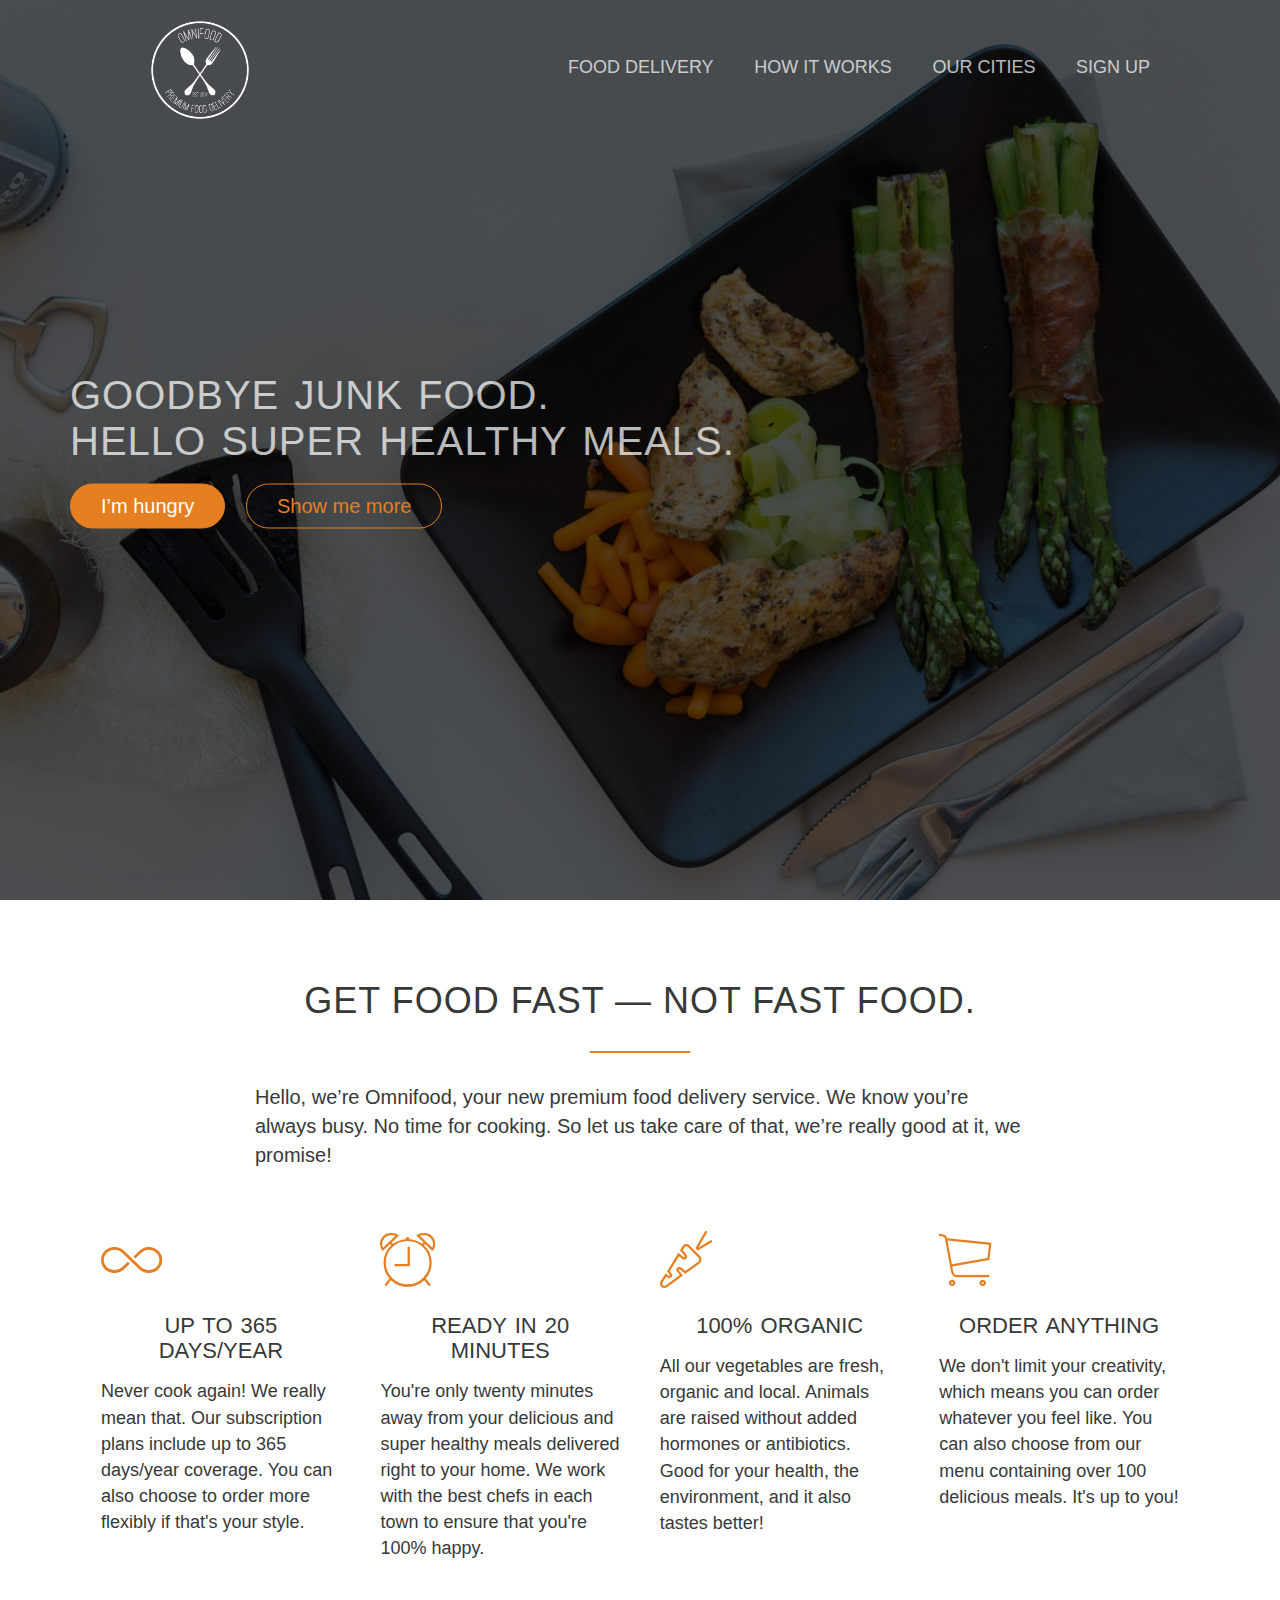
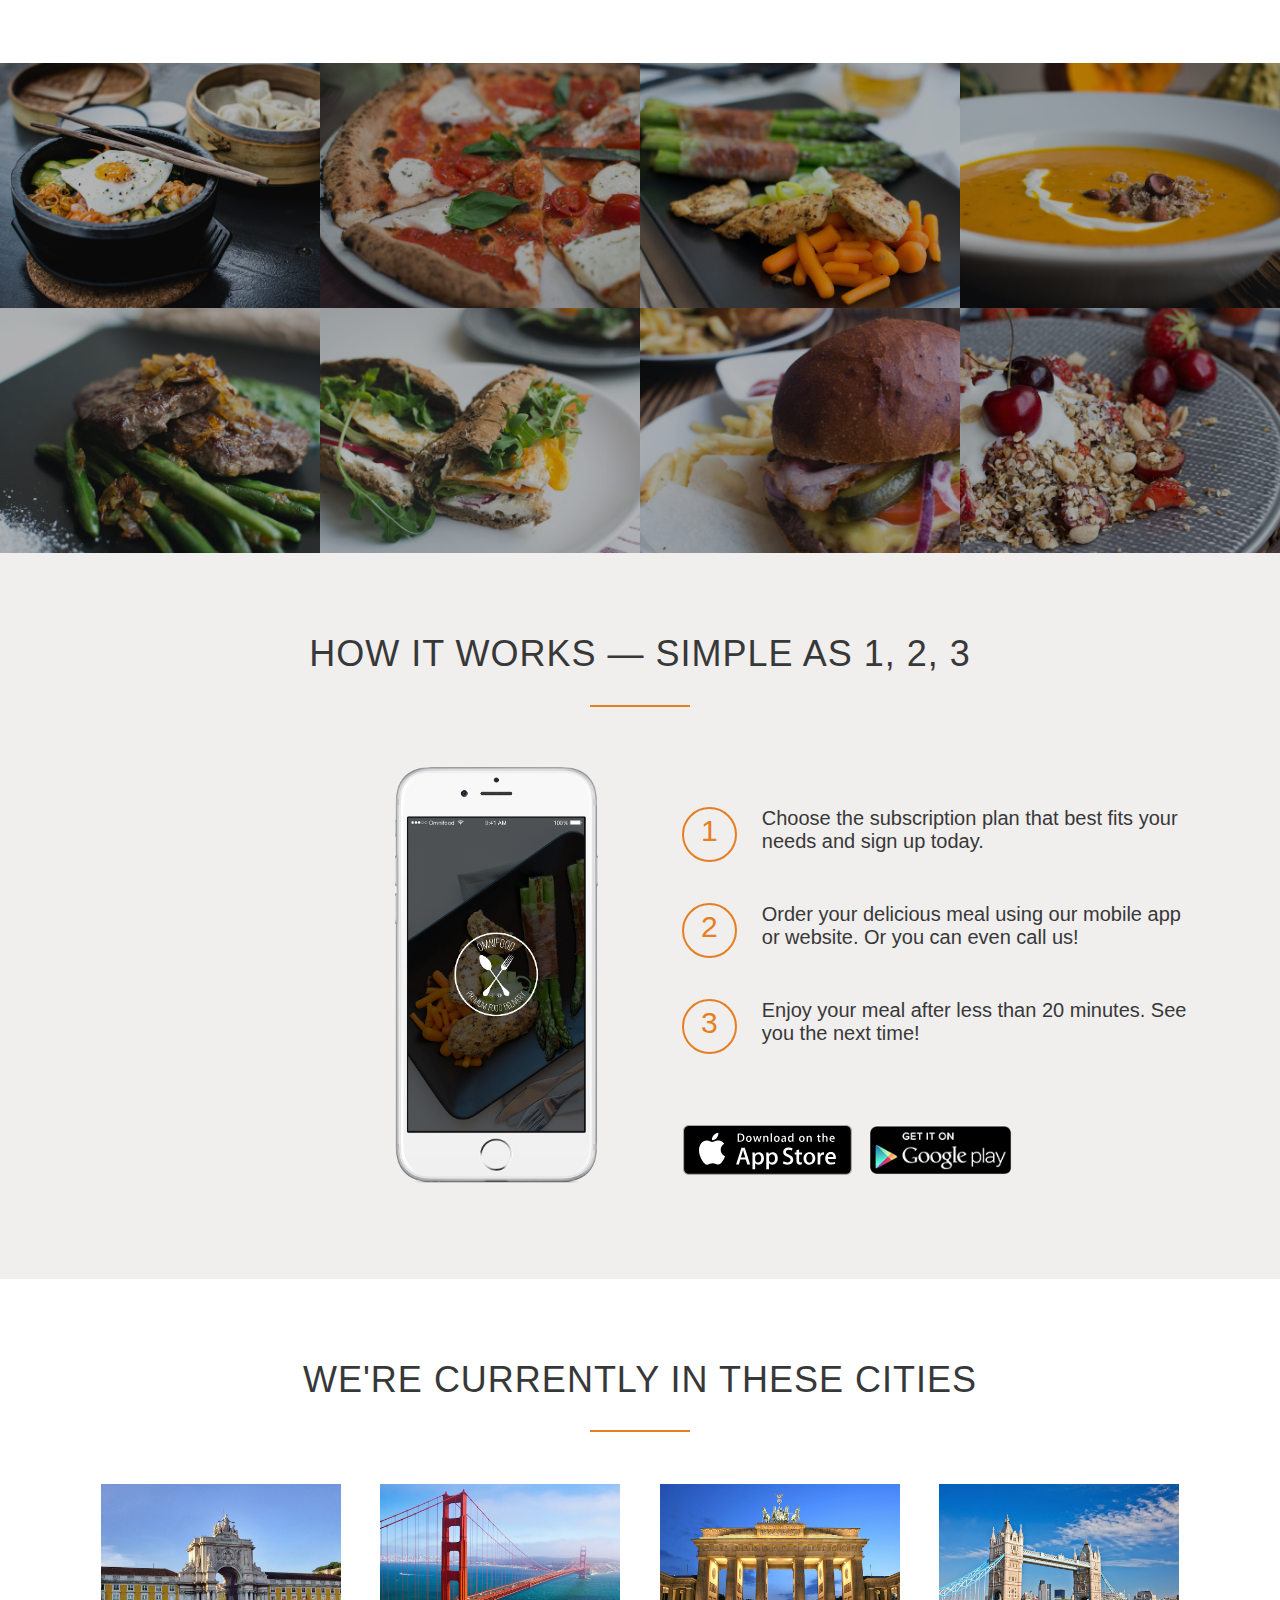
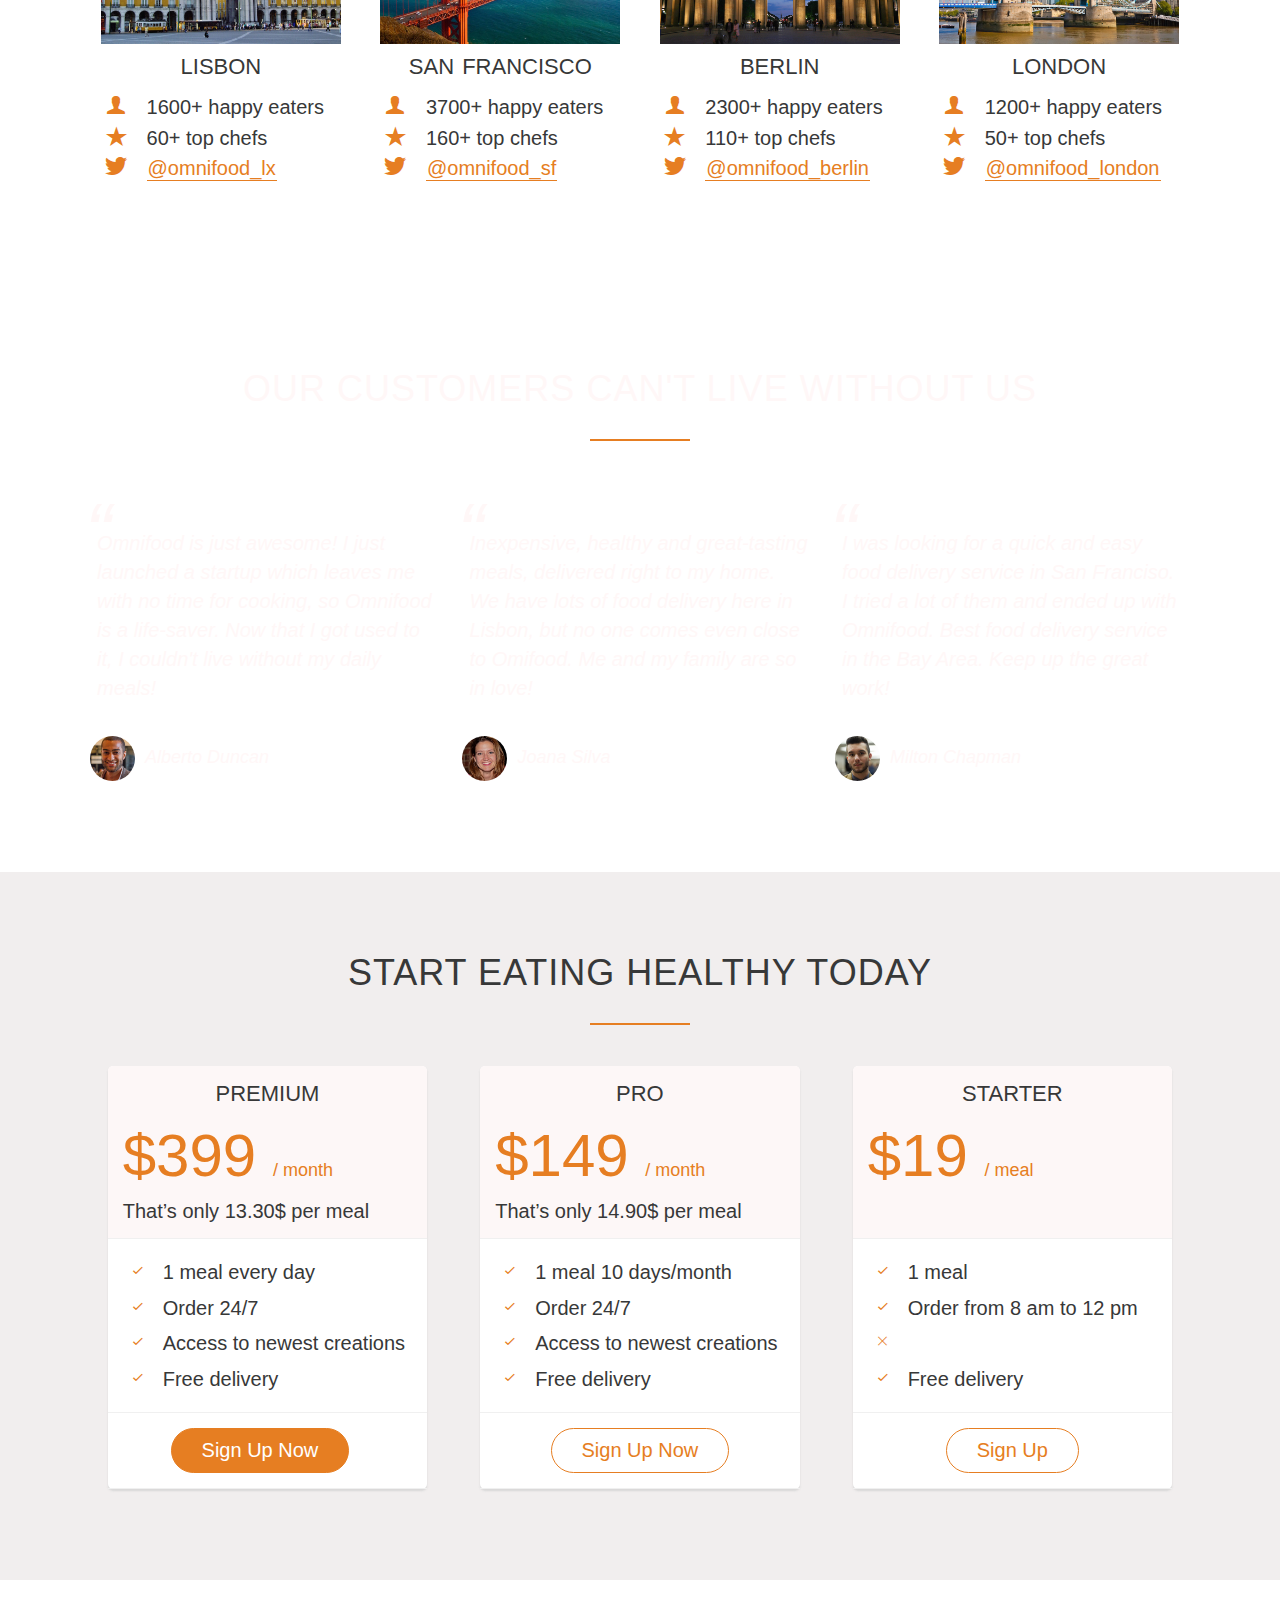
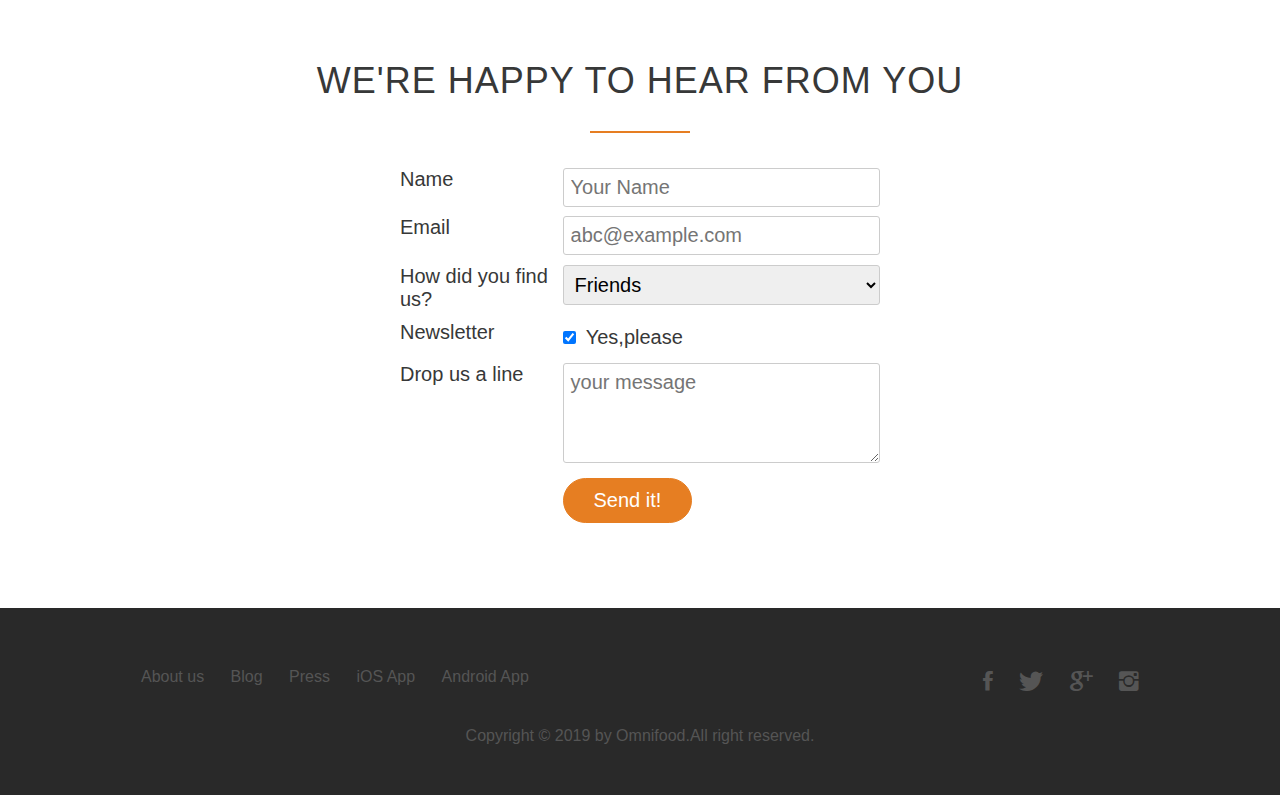
<file: Omnifood/index.html>
<!Doctype html>
<html>

<head>
    <title>Omnifood</title>
    <link rel="stylesheet" type="text/css" href="vendors/css/normalize.css">
    <link rel="stylesheet" type="text/css" href="vendors/css/grid.css">
    <link rel="stylesheet" type="text/css" href="vendors/css/ionicons.min.css">

    <link rel="stylesheet" type="text/css" href="resources/css/style.css">
    <link rel="stylesheet" type="text/css" href="https://fonts.google.com/?selection.family=Lato:100,300,300i,400">
</head>

<body>
    <header>
        <nav>
            <div class="row">
                <img src="resources/css/img/logo-white.png" alt="Omnifood logo" class="logo">
                <ul class="main-nav">
                    <li><a href="#">Food delivery</a></li>
                    <li><a href="#">How it works </a></li>
                    <li><a href="#">Our cities </a></li>
                    <li><a href="#">Sign up </a></li>
                </ul>
            </div>
        </nav>
        <div class="hero-text-box">
            <h1>Goodbye junk food.<br /> Hello super healthy meals.</h1>
            <a class="btn btn-full" href="#">I’m hungry </a>
            <a class="btn btn-ghost" href="#">Show me more </a>
        </div>
    </header>
    <section class="section-features">
        <div class="row">

            <h2>Get food fast &mdash; not fast food.</h2>
            <p class="long-copy">
                Hello, we’re Omnifood, your new premium food delivery service. We know you’re always busy. No time for
                cooking. So let us take care of that, we’re really good at it, we promise!
            </p>
        </div>
        <div class="row">
            <div class="col span-1-of-4 box">
                <i class="ion-ios-infinite-outline  icon-big"></i>
                <h3>Up to 365 days/year</h3>
                <p>Never cook again! We really mean that. Our subscription plans include up to 365 days/year coverage.
                    You can also choose to order more flexibly if that's your style.
                </p>
            </div>
            <div class="col span-1-of-4 box">
                <i class=" ion-ios-alarm-outline icon-big"></i>
                <h3>Ready in 20 minutes</h3>
                <p>You're only twenty minutes away from your delicious and super healthy meals delivered right to your
                    home. We work with the best chefs in each town to ensure that you're 100% happy.
                </p>
            </div>
            <div class="col span-1-of-4 box">
                <i class=" ion-ios-nutrition-outline icon-big"></i>
                <h3>100% organic</h3>
                <p>All our vegetables are fresh, organic and local. Animals are raised without added hormones or
                    antibiotics. Good for your health, the environment, and it also tastes better!
                </p>
            </div>
            <div class="col span-1-of-4 box">
                <i class="ion-ios-cart-outline icon-big"></i>

                <h3>Order anything</h3>
                <p>We don't limit your creativity, which means you can order whatever you feel like. You can also
                    choose from our menu containing over 100 delicious meals. It's up to you!
                </p>
            </div>
        </div>

    </section>
    <section class="section-meals">
        <ul class="meals-showcase clearfix">
            <li>
                <figure class="meal-photo">
                    <img src="resources/img/1.jpg" alt="Korean bibimbap with egg and vegetables">
                </figure>
            </li>
            <li>
                <figure class="meal-photo">
                    <img src="resources/img/2.jpg" alt="Simple italian pizza with cherry tomatoes">
                </figure>
            </li>
            <li>
                <figure class="meal-photo">
                    <img src="resources/img/3.jpg" alt="Chicken breast steak with vegetables">
                </figure>
            </li>
            <li>
                <figure class="meal-photo">
                    <img src="resources/img/4.jpg" alt="Autumn pumpkin soup">
                </figure>
            </li>
        </ul>
        <ul class="meals-showcase clearfix">
            <li>
                <figure class="meal-photo">
                    <img src="resources/img/5.jpg" alt="Paleo beef steak with vegetables">
                </figure>
            </li>
            <li>
                <figure class="meal-photo">
                    <img src="resources/img/6.jpg" alt="Healthy baguette with egg and vegetables">
                </figure>
            </li>
            <li>
                <figure class="meal-photo">
                    <img src="resources/img/7.jpg" alt="Burger with cheddar and bacon">
                </figure>
            </li>
            <li>
                <figure class="meal-photo">
                    <img src="resources/img/8.jpg" alt="Granola with cherries and strawberries">
                </figure>
            </li>
        </ul>
    </section>
    <section class="section-steps">
        <div class="row">
            <h2>How it works &mdash; Simple as 1, 2, 3</h2>
        </div>
        <div class="row">
            <div class="col span-1-of-2  steps-box">
                <img src="resources/img/app-iPhone.png" alt="Omnifood app on iphone" class="app-screen">
            </div>
            <div class="col span-1-of-2 steps-box">
                <div class="work-step">
                    <div>1</div>
                    <p>Choose the subscription plan that best fits your needs and sign up today.</p>
                </div>
                <div class="work-step">
                    <div>2</div>
                    <p>Order your delicious meal using our mobile app or website. Or you can even call us!
                    </p>
                </div>
                <div class="work-step">
                    <div>3</div>
                    <p>Enjoy your meal after less than 20 minutes. See you the next time!</p>
                </div>
                <a href="#" class="btn-app"><img src="resources/img/download-app.svg" alt="App store button"></a>
                <a href="#" class="btn-app"><img src="resources/img/download-app-android.png" alt="Play store button"></a>

            </div>
        </div>
    </section>
    <section class="section-cities">
        <div class="row">
            <h2>We're currently in these cities</h2>
        </div>
        <div class="row">
            <div class="col span-1-of-4 box">

                <img src="resources/img/lisbon-3.jpg" alt="Lisbon" class="city">
                <h3>Lisbon</h3>
                <div class="city-feature">
                    <i class="ion-person icon-small"></i>
                    1600+ happy eaters
                </div>
                <div class="city-feature">
                    <i class="ion-ios-star icon-small"></i>
                    60+ top chefs
                </div>
                <div class="city-feature">
                    <i class="ion-social-twitter icon-small"></i>
                   <a href="#" >@omnifood_lx</a>
                </div>
            </div>
            <div class="col span-1-of-4 box">

                    <img src="resources/img/san-francisco.jpg" alt="San francisco">
                    <h3>San Francisco</h3>
                    <div class="city-feature">
                        <i class="ion-person icon-small"></i>
                        3700+ happy eaters
                    </div>
                    <div class="city-feature">
                        <i class="ion-ios-star icon-small"></i>
                        160+ top chefs
                    </div>
                    <div class="city-feature">
                        <i class="ion-social-twitter icon-small"></i>
                       <a href="#">@omnifood_sf</a> 
                    </div>
                </div>

                <div class="col span-1-of-4 box">

                        <img src="resources/img/berlin.jpg" alt="Berlin">
                        <h3>Berlin</h3>
                        <div class="city-feature">
                            <i class="ion-person icon-small"></i>
                            2300+ happy eaters
                        </div>
                        <div class="city-feature">
                            <i class="ion-ios-star icon-small"></i>
                            110+ top chefs
                        </div>
                        <div class="city-feature">
                            <i class="ion-social-twitter icon-small"></i>
                           <a href="#" >@omnifood_berlin</a >
                        </div>
                    </div>
                    <div class="col span-1-of-4 box">

                            <img src="resources/img/london.jpg" alt="London">
                            <h3>London</h3>
                            <div class="city-feature">
                                <i class="ion-person icon-small"></i>
                                1200+ happy eaters
                            </div>
                            <div class="city-feature">
                                <i class="ion-ios-star icon-small"></i>
                                50+ top chefs
                            </div>
                            <div class="city-feature">
                                <i class="ion-social-twitter icon-small"></i>
                                <a href="#">@omnifood_london</a> 
                            </div>
                        </div>

        </div>

    </section>
    <section class="section-testimonials">
         <div class="row">
        <h2>Our customers can't live without us</h2>
        </div>
     <div class="row">
         <div class="col span-1-of-3">
         <blockquote>
             Omnifood is just awesome! I just launched a startup which leaves me with no time for cooking, so Omnifood is a life-saver. Now that I got used to it, I couldn't live without my daily meals!
</blockquote>
             <cite><img src="resources/img/customer-1.jpg">Alberto Duncan</cite>
         </div>
         <div class="col span-1-of-3">
         <blockquote>
             Inexpensive, healthy and great-tasting meals, delivered right to my home. We have lots of food delivery here in Lisbon, but no one comes even close to Omifood. Me and my family are so in love!
</blockquote>
             <cite><img src="resources/img/customer-2.jpg">Joana Silva</cite>
         </div>
        <div class="col span-1-of-3">
         <blockquote>
            I was looking for a quick and easy food delivery service in San Franciso. I tried a lot of them and ended up with Omnifood. Best food delivery service in the Bay Area. Keep up the great work!
</blockquote>
             <cite><img src="resources/img/customer-3.jpg">Milton Chapman</cite>
         </div>
        
        </div>
    
    </section>
    <section class="section-plans">
        <div class="row">
        <h2>Start eating healthy today</h2>
        </div>
        <div class="row">
        <div class="col span-1-of-3">
            <div class="plan-box">
              <div>
                <h3>Premium</h3>
                  <p class="plan-price">$399 <span>/ month</span></p>
                  <p class="plan-per-meal">That’s only 13.30$ per meal</p>
            </div>
                <div>
                <ul>
                    <li><i class="ion-ios-checkmark-empty icon-small"></i>1 meal every day</li>  
                    <li><i class="ion-ios-checkmark-empty icon-small"></i>Order 24/7</li>  
                    <li><i class="ion-ios-checkmark-empty icon-small"></i>Access to newest creations</li>  
                    <li><i class="ion-ios-checkmark-empty icon-small"></i>Free delivery</li>
                </ul>
                    </div>
            <div>
                   <a href="#" class="btn btn-full">Sign Up Now</a>
            
            </div>
          
            </div>
            </div>
            <div class="col span-1-of-3">
            <div class="plan-box">
              <div>
                <h3>Pro</h3>
                  <p class="plan-price">$149 <span>/ month</span></p>
                  <p class="plan-per-meal">That’s only 14.90$ per meal</p>
            </div>
                <div>
                <ul>
                    <li><i class="ion-ios-checkmark-empty icon-small"></i>1 meal 10 days/month</li>  
                    <li><i class="ion-ios-checkmark-empty icon-small"></i>Order 24/7</li>  
                    <li><i class="ion-ios-checkmark-empty icon-small"></i>Access to newest creations</li>  
                    <li><i class="ion-ios-checkmark-empty icon-small"></i>Free delivery</li>
                </ul>
                    </div>
            <div>
                   <a href="#" class="btn btn-ghost">Sign Up Now</a>
            
             </div>
          
            </div>
            </div>
        <div class="col span-1-of-3">
            <div class="plan-box">
              <div>
                <h3>Starter</h3>
                  <p class="plan-price">$19 <span>/ meal</span>
</p>
                  <p class="plan-per-meal">&nbsp;</p>
            </div>
                <div>
                <ul>
                    <li><i class="ion-ios-checkmark-empty icon-small"></i>1 meal</li>  
                    <li><i class="ion-ios-checkmark-empty icon-small"></i>Order from 8 am to 12 pm</li>  
                    <li><i class="ion-ios-close-empty icon-small"></i></li>  
                    <li><i class="ion-ios-checkmark-empty icon-small"></i>Free delivery</li>
                </ul>
                    </div>
            <div>
                   <a href="#" class="btn btn-ghost">Sign Up</a>
            
            </div>
          
            </div>
            </div>
        
        </div>
    </section>
    <section class="section-form">
        <div class="row">
        <h2>We're happy to hear from you</h2></div>
        <div class="row">
        <form method="post" action="#" class="contact-form">
            <div class="row">
            <div class="col span-1-of-3">
                <label for="name">Name</label>
             </div>
                <div class="col span-2-of-3">
                <input type="text" name="name" id="name" placeholder="Your Name" required>
                </div>
            </div>
            <div class="row">
            <div class="col span-1-of-3">
                <label for="email">Email</label>
             </div>
                <div class="col span-2-of-3">
                <input type="email" name="email" id="email" placeholder="abc@example.com" required>
                </div>
            </div> 
             <div class="row">
            <div class="col span-1-of-3">
                <label for="find us">How did you find us?</label>
             </div> 
                <div class="col span-2-of-3">
                    <select name="find us" id="find us">
                    <option value="friends" selected>Friends</option>
                    <option value="search" >Search Engine</option> 
                        <option value="ad">Advertisement</option>  
                        <option value="other">Some other way</option>
                    </select>
                </div>
            </div>
                       
            <div class="row">
            <div class="col span-1-of-3">
                <label>Newsletter</label>
             </div>
                <div class="col span-2-of-3">
                <input type="checkbox" name="news" id="news" checked>
                    Yes,please
                </div>
            </div>
            <div class="row">
            <div class="col span-1-of-3">
                <label>Drop us a line</label>
             </div>
                <div class="col span-2-of-3">
               <textarea name="message" placeholder="your message"></textarea> </div>
            </div>
            <div class="row">
            <div class="col span-1-of-3">
                <label>&nbsp;</label>
             </div>
                <div class="col span-2-of-3">
                    <input type="submit" value="Send it!">
              </div>
            </div>
            
        
        </form></div>
    </section>
    <footer>
        <div class="row">
            <div class="col span-1-of-2">
                <ul class="footer-nav">
                    <li><a href="#">About us</a></li>
                    <li> <a href="#">Blog</a></li>
                    <li> <a href="#">Press</a></li>
                    <li> <a href="#">iOS App</a></li>
                    <li> <a href="#">Android App</a></li>
                </ul>
            </div>
            <div class="col span-1-of-2">
               <ul class="social-links">
                   <li><a href="#"><i class="ion-social-facebook"></i></a></li>
                   <li><a href="#"><i class="ion-social-twitter"></i></a></li>
                   <li><a href="#"><i class="ion-social-googleplus"></i></a></li>
                   <li><a href="#"><i class="ion-social-instagram"></i></a></li>
            
                </ul> 
            </div>
        </div>
        <div class="row">
            <p>
                Copyright &copy; 2019 by Omnifood.All right reserved.
            </p>
        </div>
    </footer>

</body>

</html>
</file>
<file: Omnifood/vendors/css/grid.css>
/*  SECTIONS  ============================================================================= */

.section {
	clear: both;
	padding: 0px;
	margin: 0px;
}

/*  GROUPING  ============================================================================= */

.row {
    zoom: 1; /* For IE 6/7 (trigger hasLayout) */
}

.row:before,
.row:after {
    content:"";
    display:table;
}
.row:after {
    clear:both;
}

/*  GRID COLUMN SETUP   ==================================================================== */

.col {
	display: block;
	float:left;
	margin: 1% 0 1% 1.6%;
}

.col:first-child { margin-left: 0; } /* all browsers except IE6 and lower */


/*  REMOVE MARGINS AS ALL GO FULL WIDTH AT 480 PIXELS */

@media only screen and (max-width: 480px) {
	.col { 
		/*margin: 1% 0 1% 0%;*/
        margin: 0;
	}
}


/*  GRID OF TWO   ============================================================================= */


.span-2-of-2 {
	width: 100%;
}

.span-1-of-2 {
	width: 49.2%;
}

/*  GO FULL WIDTH AT LESS THAN 480 PIXELS */

@media only screen and (max-width: 480px) {
	.span-2-of-2 {
		width: 100%; 
	}
	.span-1-of-2 {
		width: 100%; 
	}
}


/*  GRID OF THREE   ============================================================================= */

	
.span-3-of-3 {
	width: 100%; 
}

.span-2-of-3 {
	width: 66.13%; 
}

.span-1-of-3 {
	width: 32.26%; 
}


/*  GO FULL WIDTH AT LESS THAN 480 PIXELS */

@media only screen and (max-width: 480px) {
	.span-3-of-3 {
		width: 100%; 
	}
	.span-2-of-3 {
		width: 100%; 
	}
	.span-1-of-3 {
		width: 100%;
	}
}

/*  GRID OF FOUR   ============================================================================= */

	
.span-4-of-4 {
	width: 100%; 
}

.span-3-of-4 {
	width: 74.6%; 
}

.span-2-of-4 {
	width: 49.2%; 
}

.span-1-of-4 {
	width: 23.8%; 
}


/*  GO FULL WIDTH AT LESS THAN 480 PIXELS */

@media only screen and (max-width: 480px) {
	.span-4-of-4 {
		width: 100%; 
	}
	.span-3-of-4 {
		width: 100%; 
	}
	.span-2-of-4 {
		width: 100%; 
	}
	.span-1-of-4 {
		width: 100%; 
	}
}


/*  GRID OF FIVE   ============================================================================= */

	
.span-5-of-5 {
	width: 100%;
}

.span-4-of-5 {
  	width: 79.68%; 
}

.span-3-of-5 {
  	width: 59.36%; 
}

.span-2-of-5 {
  	width: 39.04%;
}

.span-1-of-5 {
  	width: 18.72%;
}


/*  GO FULL WIDTH AT LESS THAN 480 PIXELS */

@media only screen and (max-width: 480px) {
	.span-5-of-5 {
		width: 100%; 
	}
	.span-4-of-5 {
		width: 100%; 
	}
	.span-3-of-5 {
		width: 100%; 
	}
	.span-2-of-5 {
		width: 100%; 
	}
	.span-1-of-5 {
		width: 100%; 
	}
}


/*  GRID OF SIX   ============================================================================= */


.span-6-of-6 {
	width: 100%;
}

.span-5-of-6 {
  	width: 83.06%;
}

.span-4-of-6 {
  	width: 66.13%;
}

.span-3-of-6 {
  	width: 49.2%;
}

.span-2-of-6 {
  	width: 32.26%;
}

.span-1-of-6 {
  	width: 15.33%;
}


/*  GO FULL WIDTH AT LESS THAN 480 PIXELS */

@media only screen and (max-width: 480px) {
	.span-6-of-6 {
		width: 100%; 
	}
	.span-5-of-6 {
		width: 100%; 
	}
	.span-4-of-6 {
		width: 100%; 
	}
	.span-3-of-6 {
		width: 100%; 
	}
	.span-2-of-6 {
		width: 100%; 
	}
	.span-1-of-6 {
		width: 100%; 
	}
}



/*  GRID OF SEVEN   ============================================================================= */


.span-7-of-7 {
	width: 100%;
}

.span-6-of-7 {
	width: 85.48%;
}

.span-5-of-7 {
  	width: 70.97%;
}

.span-4-of-7 {
  	width: 56.45%;
}

.span-3-of-7 {
  	width: 41.94%;
}

.span-2-of-7 {
  	width: 27.42%;
}

.span-1-of-7 {
  	width: 12.91%;
}


/*  GO FULL WIDTH AT LESS THAN 480 PIXELS */

@media only screen and (max-width: 480px) {
	.span-7-of-7 {
		width: 100%; 
	}
	.span-6-of-7 {
		width: 100%; 
	}
	.span-5-of-7 {
		width: 100%; 
	}
	.span-4-of-7 {
		width: 100%; 
	}
	.span-3-of-7 {
		width: 100%; 
	}
	.span-2-of-7 {
		width: 100%; 
	}
	.span-1-of-7 {
		width: 100%; 
	}
}


/*  GRID OF EIGHT   ============================================================================= */

	
.span-8-of-8 {
	width: 100%;
}

.span-7-of-8 {
	width: 87.3%; 
}

.span-6-of-8 {
	width: 74.6%; 
}

.span-5-of-8 {
	width: 61.9%; 
}

.span-4-of-8 {
	width: 49.2%; 
}

.span-3-of-8 {
	width: 36.5%;
}

.span-2-of-8 {
	width: 23.8%; 
}

.span-1-of-8 {
	width: 11.1%; 
}


/*  GO FULL WIDTH AT LESS THAN 480 PIXELS */

@media only screen and (max-width: 480px) {
	.span-8-of-8 {
		width: 100%; 
	}
	.span-7-of-8 {
		width: 100%; 
	}
	.span-6-of-8 {
		width: 100%; 
	}
	.span-5-of-8 {
		width: 100%; 
	}
	.span-4-of-8 {
		width: 100%; 
	}
	.span-3-of-8 {
		width: 100%; 
	}
	.span-2-of-8 {
		width: 100%; 
	}
	.span-1-of-8 {
		width: 100%; 
	}
}


/*  GRID OF NINE   ============================================================================= */


.span-9-of-9 {
	width: 100%;
}

.span-8-of-9 {
	width: 88.71%;
}

.span-7-of-9 {
	width: 77.42%; 
}

.span-6-of-9 {
	width: 66.13%; 
}

.span-5-of-9 {
	width: 54.84%; 
}

.span-4-of-9 {
	width: 43.55%; 
}

.span-3-of-9 {
	width: 32.26%;
}

.span-2-of-9 {
	width: 20.97%; 
}

.span-1-of-9 {
	width: 9.68%; 
}


/*  GO FULL WIDTH AT LESS THAN 480 PIXELS */

@media only screen and (max-width: 480px) {
	.span-9-of-9 {
		width: 100%; 
	}
	.span-8-of-9 {
		width: 100%; 
	}
	.span-7-of-9 {
		width: 100%; 
	}
	.span-6-of-9 {
		width: 100%; 
	}
	.span-5-of-9 {
		width: 100%; 
	}
	.span-4-of-9 {
		width: 100%; 
	}
	.span-3-of-9 {
		width: 100%; 
	}
	.span-2-of-9 {
		width: 100%; 
	}
	.span-1-of-9 {
		width: 100%; 
	}
}


/*  GRID OF TEN   ============================================================================= */


.span-10-of-10 {
	width: 100%;
}

.span-9-of-10 {
	width: 89.84%;
}

.span-8-of-10 {
	width: 79.68%;
}

.span-7-of-10 {
	width: 69.52%; 
}

.span-6-of-10 {
	width: 59.36%; 
}

.span-5-of-10 {
	width: 49.2%; 
}

.span-4-of-10 {
	width: 39.04%; 
}

.span-3-of-10 {
	width: 28.88%;
}

.span-2-of-10 {
	width: 18.72%; 
}

.span-1-of-10 {
	width: 8.56%; 
}


/*  GO FULL WIDTH AT LESS THAN 480 PIXELS */

@media only screen and (max-width: 480px) {
	.span-10-of-10 {
		width: 100%; 
	}
	.span-9-of-10 {
		width: 100%; 
	}
	.span-8-of-10 {
		width: 100%; 
	}
	.span-7-of-10 {
		width: 100%; 
	}
	.span-6-of-10 {
		width: 100%; 
	}
	.span-5-of-10 {
		width: 100%; 
	}
	.span-4-of-10 {
		width: 100%; 
	}
	.span-3-of-10 {
		width: 100%; 
	}
	.span-2-of-10 {
		width: 100%; 
	}
	.span-1-of-10 {
		width: 100%; 
	}
}


/*  GRID OF ELEVEN   ============================================================================= */

.span-11-of-11 {
	width: 100%;
}

.span-10-of-11 {
	width: 90.76%;
}

.span-9-of-11 {
	width: 81.52%;
}

.span-8-of-11 {
	width: 72.29%;
}

.span-7-of-11 {
	width: 63.05%; 
}

.span-6-of-11 {
	width: 53.81%; 
}

.span-5-of-11 {
	width: 44.58%; 
}

.span-4-of-11 {
	width: 35.34%; 
}

.span-3-of-11 {
	width: 26.1%;
}

.span-2-of-11 {
	width: 16.87%; 
}

.span-1-of-11 {
	width: 7.63%; 
}


/*  GO FULL WIDTH AT LESS THAN 480 PIXELS */

@media only screen and (max-width: 480px) {
	.span-11-of-11 {
		width: 100%; 
	}
	.span-10-of-11 {
		width: 100%; 
	}
	.span-9-of-11 {
		width: 100%; 
	}
	.span-8-of-11 {
		width: 100%; 
	}
	.span-7-of-11 {
		width: 100%; 
	}
	.span-6-of-11 {
		width: 100%; 
	}
	.span-5-of-11 {
		width: 100%; 
	}
	.span-4-of-11 {
		width: 100%; 
	}
	.span-3-of-11 {
		width: 100%; 
	}
	.span-2-of-11 {
		width: 100%; 
	}
	.span-1-of-11 {
		width: 100%; 
	}
}


/*  GRID OF TWELVE   ============================================================================= */

.span-12-of-12 {
	width: 100%;
}

.span-11-of-12 {
	width: 91.53%;
}

.span-10-of-12 {
	width: 83.06%;
}

.span-9-of-12 {
	width: 74.6%;
}

.span-8-of-12 {
	width: 66.13%;
}

.span-7-of-12 {
	width: 57.66%; 
}

.span-6-of-12 {
	width: 49.2%; 
}

.span-5-of-12 {
	width: 40.73%; 
}

.span-4-of-12 {
	width: 32.26%; 
}

.span-3-of-12 {
	width: 23.8%;
}

.span-2-of-12 {
	width: 15.33%; 
}

.span-1-of-12 {
	width: 6.86%; 
}


/*  GO FULL WIDTH AT LESS THAN 480 PIXELS */

@media only screen and (max-width: 480px) {
	.span-12-of-12 {
		width: 100%; 
	}
	.span-11-of-12 {
		width: 100%; 
	}
	.span-10-of-12 {
		width: 100%; 
	}
	.span-9-of-12 {
		width: 100%; 
	}
	.span-8-of-12 {
		width: 100%; 
	}
	.span-7-of-12 {
		width: 100%; 
	}
	.span-6-of-12 {
		width: 100%; 
	}
	.span-5-of-12 {
		width: 100%; 
	}
	.span-4-of-12 {
		width: 100%; 
	}
	.span-3-of-12 {
		width: 100%; 
	}
	.span-2-of-12 {
		width: 100%; 
	}
	.span-1-of-12 {
		width: 100%; 
	}
}
</file>
<file: Omnifood/resources/css/style.css>
/*-----------------------------------------
-----------basic setup-----------*/

/*
orange color:e67e22*/
*{
    margin:0;
    padding:0;
    box-sizing:border-box;
}

html{
  background-color:#ffffff;
  color:#373838;
  font-family:'Lato','Arial',sans-serif;
  font-size:20px;
  font-weight:300;
  text-rendering:optimizeLegibility;
     
}
.clearfix{zoom:1}
.clearfix:after{
content:'.';
height:0;
clear:both;
display:block;
visibility:hidden;
}
/*-----------------------------------------
-----------reusable component-----------*/
.row{
    max-width:1980px;
    margin-left:90px;
    margin-right:90px;
    
  
}

section{
    padding: 80px 0;
}

.box{
    padding:1%;
}

/*-----------------------------------------
-----------headings-----------*/
h1,h2,h3{
    font-weight:300;
    text-transform:uppercase;
   
  }
h1{
    margin-top:0;
    margin-bottom:20px;
    color:rgba(255, 255, 255, 0.719);
    font-size:200%;
    word-spacing:3px; 
    letter-spacing:1px;  
}
h2{
font-size:180%;
margin-bottom:30px;
text-align:center;
letter-spacing:1px;
}
h3{
    font-size:110%;
    word-spacing:2px;
    text-align:center;
    margin-bottom:15px;
    
}
h2:after{
    display:block;
    height:2px;
    background-color:#e67e22;
    content:"";
    width:100px;
   margin:0 auto; 
    margin-top:30px;

}
/*-----------------------------------------
-----------paragraph-----------*/

.long-copy{
line-height: 145%;
width: 70%;
margin-left:15%;

}

.box p{
    font-size:90%;
    line-height:145%;
}
/*-----------------------------------------
-----------icons-----------*/
.icon-big{
    font-size:350%;
    display:block;
    color:#e67e22;
    margin-bottom:10px;
}

.icon-small{
    display:inline-block;
    width:30px;
    text-align:center;
    color:#e67e22;
    font-size:120%;
    margin-top:-2px;
    margin-right:10px;



    /*secrets to align text and icon
    line-height:120%;
    vertical-align:middle;
    */
}
/*-----------------------------------------
-----------generic links-----------*/
a:link,
a:visited{
    color:#e67e22;
    text-decoration:none;
    border-bottom:1px solid #e67e22;
    padding:1px;
    transition:border-bottom 0.2s ,color: 0.2s; 
    
}
a:hover,
a:active{
    color:#373838;
        border-bottom:1px solid transparent; 
    
}

/*-----------------------------------------
-----------buttons-----------*/
.btn:link,
.btn:visited,
input[type=submit]{
    display:inline-block;
    padding:10px 30px;
    font-weight:300;
    text-decoration:none;
    border-radius:200px;
    transition:background-color 0.2s,border 0.2s, color 0.2s;
}

.btn-full:link,
.btn-full:visited,
input[type=submit]{
    background-color:#e67e22; 
    border:1px solid#e67e22;
    color:#fff;  
    margin-right:15px;
}
.btn-ghost:link,
.btn-ghost:visited{
    border:1px solid#e67e22;
    color:#e67e22;
}

.btn:hover,
.btn:active,
input[type=submit]:hover,
input[type=submit]:active{
    background-color:#b05d14;
}
.btn-full:hover,
.btn-full:active,
{
     border:1px solid #e67d2265;
    
}
.btn-ghost:hover,
.btn-ghost:active{
    border:1px solid#e67e22;
    color:#fff;
}
/*-----------------------------------------
-----------header-----------*/


header{
    background-image:linear-gradient(#000000ad,#000000ad),url(img/hero-min.jpg);
    background-size:cover;
    background-position:center;
    height:100vh;
    background-attachment: fixed;
    }
    .hero-text-box{
        position:absolute;
        width:1140px;
        top:50%;
        left:50%;
        transform:translate(-50%,-50%);
    }

    .logo{
       height:100px;
       width:auto; 
       float:left;
       margin-top:20px;
       margin-left:60px;
       
    }
.main-nav{
    float:right;
    list-style:none;
    margin-top:55px;
    margin-right:40px;
}

.main-nav li{
    display: inline-block;
    margin-left:35px;  
}

.main-nav li a:link,
.main-nav li a:visited{
    padding:8px 0 8px 0;
    color:rgba(255, 255, 255, 0.726);
    text-decoration:none;
    text-transform:uppercase;
    font-size:90%;
    border-bottom:2px solid transparent;
    transition:border-bottom 0.2s;
    
}

.main-nav li a:hover,
.main-nav li a:active{
   border-bottom:2px solid #e67e22;
}


/*-----------------------------------------
-----------features-----------*/
.section-features .long-copy{
    margin-bottom:30px;
}

/*-----------------------------------------
-----------meals-----------*/
.section-meals{
    padding:0;
}
.meals-showcase{
list-style:none;
width:100%;
}

.meals-showcase li{
    display:block;
    float:left;
    width:25%;
}
.meal-photo{
    width:100%;
    margin:0;
    overflow:hidden;
    background-color:#000;

}
.meal-photo img{
    opacity:0.7;
    width:100%;
    height:auto;
    transform:scale(1.15);
    transition:transform 0.5s , opacity 0.5s;
    
}
.meal-photo img:hover{
    transform:scale(1.03);
    opacity:1.0;
}


/*-----------------------------------------
-----------how it works-----------*/
.section-steps{
    background-color:rgb(241, 238, 238);
}
   

.steps-box:first-child{
 text-align:right;
 padding-right:3%;
 margin-top:30px;

}
.steps-box:last-child{
    padding-left:3%;
    margin-top:70px;
}
.app-screen{
    width:40%;
}
.work-step:last-of-type{
    margin-bottom: 80px;
}
.work-step{
    margin-bottom:50px;
}
.work-step div{
    color:#e67e22;
    border: 2px solid #e67e22;
    display:inline-block;
    border-radius:50%;
    height:55px;
    width:55px;
    text-align:center;
    padding:5px;
    float: left;
    font-size:150%;
    margin-right:25px;   
}
.btn-app:link,
.btn-app:visited{
    border: 0;
}

.btn-app img{
    height:50px;
    width:auto;
    margin-right:10px;
}



/*-----------------------------------------
-----------cities-----------*/

.box img{
    width:100%;
    height:auto;
    margin-bottom:5px;
}
.city-feature{
    margin-bottom:5px;
}


/*-----------------------------------------
-----------testimonials-----------*/


.section-testimonials{
    background-image:linear-gradient(rgba(0, 0, 0, 0.70) ,rgba(0, 0, 0, 0.70)),url(img/back-customers.jpg);
    background-size: cover;
    color:rgba(255, 244, 244, 0.72);
    background-attachment: fixed;
}
blockquote{
    padding:2%;
    font-style:italic;
    line-height:145%;
    position:relative;
    margin-top:40px;
   
}

blockquote:before{
    display:block;
    content:"\201C";
    font-size:400%;
    position:absolute;
    top:-5px;
    left:-5px;
    
}

cite{
    font-size:90%;
    margin-top:25px;
    display:block;
}

cite img{
    height:45px;
    border-radius:50%;
    margin-right:10px;
    vertical-align: middle;
}

/*-----------------------------------------
-----------Pricing Plan-----------*/

.section-plans
{
    background-color:rgb(241, 238, 238);
}

.plan-box{
    background-color:#fff;
    border-radius:5px;
    width:90%;
    margin-left:5%;
    box-shadow:0 2px 2px rgba(209, 209, 209, 0.79);
}

.plan-box div{
    padding:15px;
    border-bottom:1px solid #f0f0f0;
    
}

.plan-box div:first-child{
    background-color:rgba(253, 246, 246, 0.91);
    border-top-left-radius: 5px;
    border-top-right-radius: 5px;
    
}
.plan-box div:last-child{
    text-align :center;
}


.plan-price{
    font-size:300%;
    font-weight:100;
    margin-bottom:10px;
    color:#e67e22;
}
.plan-price span{
    font-size:30%;
    font-weight:300; 
    
}

.plan-price-meal{
    font-size:80%:
}

.plan-box ul{
    list-style:none;    
}
.plan-box li{
    padding: 5px 0;
}

/*-----------------------------------------
-----------Form-----------*/
.contact-form{
    width:60%;
    margin:0 auto;
}

input[type=text],input[type=email],select,textarea{
    width:100%;
    padding:7px;
    border-radius:3px;
    border:1px solid #ccc;
}
textarea{
    height:100px;
}

input[type=checkbox]{
    margin:10px 5px 10px 0;
}

:focus{
    outline:none;
}


/*-----------------------------------------
-----------Footer-----------*/
footer{
    background-color:rgb(41, 41, 41);
    padding:50px;
    font-size:80%;
}
.footer-nav{
    list-style:none;
    float:left;
   
}
.social-links{
   
    list-style:none;
    float:right;
}
.footer-nav li{
    display:inline-block;
    margin-right:20px;   
}
.social-links li{
   
    display:inline-block;
    margin-right:20px;  
}

.footer-nav li:last-child,
.social-links li:last-child{
    margin-right:0;
}

.footer-nav li a:link,
.footer-nav li a:visited,
.social-links li a:link,
.social-links li a:visited{
    text-decoration:none;
    border:0;
    color:#555;
    transition: color 0.2s;

}

.footer-nav li a:hover,
.footer-nav li a:active,
.social-links li a:hover,
.social-links li a:active{
  
    color:rgba(236, 229, 229, 0.623);

}
.social-links li a:link,
.social-links li a:visited{
    font-size:160%;
}
.ion-social-facebook,
.ion-social-twitter,
.ion-social-googleplus,
.ion-social-instagram{
    transition: color 0.2s;
}



.ion-social-facebook:hover{
    color:#3b5999;
}
.ion-social-twitter:hover{
    color:#55acee;
}
.ion-social-googleplus:hover{
    color:#dd4b39;
}
.ion-social-instagram:hover{
    color:#517fa4;
}

footer p{
    margin-top:20px;
    color:#555;
    text-align:center;
}
</file>
